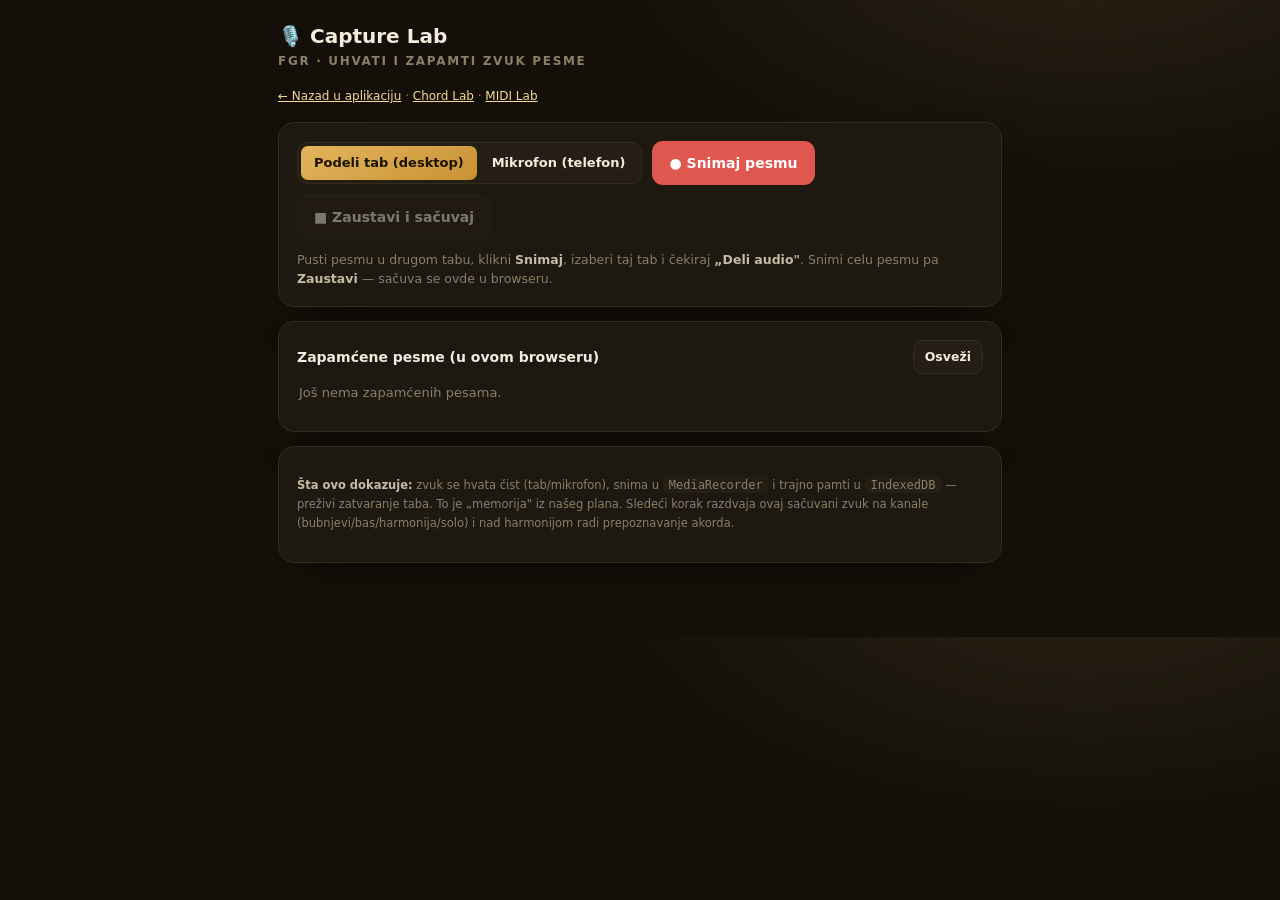
<file: capture-lab.html>
<!doctype html>
<html lang="sr">
<head>
<meta charset="utf-8">
<meta name="viewport" content="width=device-width, initial-scale=1, viewport-fit=cover">
<meta name="theme-color" content="#141009">
<title>FGR — Capture Lab (snimi i zapamti pesmu)</title>
<style>
  :root{
    --bg:#141009; --panel:#1d1810; --panel-2:#241e15; --ink:#f3ecdd; --ink-2:#c6bba4; --muted:#8b7f68;
    --line:#332b1e; --brass:#e3b45c; --brass-2:#c89234; --brass-ink:#f4d99a; --coral:#e28a58; --blue:#83a6df;
    --rec:#e0574f;
    --mono:ui-monospace,"SF Mono",Menlo,"Roboto Mono",monospace; --sans:system-ui,-apple-system,"Segoe UI",Roboto,Arial,sans-serif;
  }
  *{box-sizing:border-box;}
  [hidden]{display:none!important;}
  body{margin:0;background:radial-gradient(800px 400px at 85% -10%, #2a2114 0%, transparent 60%),var(--bg);
       color:var(--ink);font-family:var(--sans);-webkit-font-smoothing:antialiased;line-height:1.45;}
  .wrap{max-width:760px;margin:0 auto;padding:22px 18px 60px;}
  h1{font-size:20px;margin:0 0 2px;} .sub{color:var(--muted);font-size:12px;letter-spacing:.14em;text-transform:uppercase;font-weight:700;margin-bottom:18px;}
  .nav{font-size:12px;color:var(--muted);margin-bottom:16px;} .nav a{color:var(--brass-ink);}
  .card{background:var(--panel);border:1px solid var(--line);border-radius:16px;padding:18px;margin-bottom:14px;box-shadow:0 20px 44px -22px rgba(0,0,0,.7);}
  .row{display:flex;gap:10px;flex-wrap:wrap;align-items:center;}
  button{font:inherit;font-weight:650;font-size:14px;border:1px solid var(--line);background:var(--panel-2);color:var(--ink);padding:11px 16px;border-radius:11px;cursor:pointer;transition:.15s;}
  button:hover{border-color:var(--brass);} button:disabled{opacity:.45;cursor:not-allowed;}
  button.primary{background:linear-gradient(150deg,var(--brass),var(--brass-2));color:#1a1204;border-color:transparent;}
  button.rec{background:var(--rec);color:#fff;border-color:transparent;}
  .mini{font-size:12.5px;padding:7px 11px;border-radius:9px;}
  .seg{display:inline-flex;background:var(--panel-2);border:1px solid var(--line);border-radius:10px;padding:3px;gap:2px;}
  .seg button{border:0;background:transparent;padding:8px 13px;font-size:13px;border-radius:7px;}
  .seg button[aria-pressed="true"]{background:linear-gradient(150deg,var(--brass),var(--brass-2));color:#1a1204;}
  .status{font-size:12.5px;color:var(--muted);margin-top:12px;} .status b{color:var(--ink-2);} .status.warn{color:var(--coral);}
  .rec-live{display:flex;align-items:center;gap:12px;margin-top:14px;font-family:var(--mono);font-size:26px;font-weight:700;}
  .rec-live .dot{width:14px;height:14px;border-radius:50%;background:var(--rec);animation:blink 1s steps(2,end) infinite;}
  @keyframes blink{50%{opacity:.25;}} @media (prefers-reduced-motion:reduce){.rec-live .dot{animation:none;}}
  .meter{height:8px;border-radius:999px;background:var(--line);overflow:hidden;flex:1;min-width:120px;}
  .meter>i{display:block;height:100%;width:0;background:linear-gradient(90deg,var(--brass),var(--coral));transition:width .06s;}
  .empty{color:var(--muted);font-size:13px;padding:10px 2px;}
  .item{display:flex;align-items:center;gap:12px;padding:12px;border:1px solid var(--line);border-radius:12px;background:var(--panel-2);margin-top:10px;}
  .item .info{flex:1;min-width:0;} .item .name{font-weight:700;font-size:14px;overflow:hidden;text-overflow:ellipsis;white-space:nowrap;}
  .item .meta{font-family:var(--mono);font-size:11.5px;color:var(--muted);margin-top:3px;}
  .item audio{height:34px;} .item .acts{display:flex;gap:6px;}
  .iconbtn{padding:8px 10px;border-radius:9px;font-size:13px;}
  .hint{font-size:11.5px;color:var(--muted);line-height:1.6;} .hint b{color:var(--ink-2);}
  code{font-family:var(--mono);background:var(--panel-2);padding:1px 6px;border-radius:5px;font-size:12px;}
</style>
</head>
<body>
<div class="wrap">
  <h1>🎙️ Capture Lab</h1>
  <div class="sub">FGR · uhvati i zapamti zvuk pesme</div>
  <div class="nav"><a href="./">&larr; Nazad u aplikaciju</a> · <a href="chord-lab.html">Chord Lab</a> · <a href="midi-lab.html">MIDI Lab</a></div>

  <div class="card">
    <div class="row">
      <div class="seg" id="srcSeg" role="group" aria-label="Izvor zvuka">
        <button data-src="tab" aria-pressed="true">Podeli tab (desktop)</button>
        <button data-src="mic" aria-pressed="false">Mikrofon (telefon)</button>
      </div>
      <button id="recBtn" class="rec">● Snimaj pesmu</button>
      <button id="stopBtn" disabled>■ Zaustavi i sačuvaj</button>
    </div>
    <div id="status" class="status">Pusti pesmu u drugom tabu, klikni <b>Snimaj</b>, izaberi taj tab i čekiraj <b>„Deli audio"</b>. Snimi celu pesmu pa <b>Zaustavi</b> — sačuva se ovde u browseru.</div>
    <div id="live" class="rec-live" hidden><span class="dot"></span><span id="timer">0:00</span><span class="meter"><i id="mtr"></i></span></div>
  </div>

  <div class="card">
    <div class="row" style="justify-content:space-between">
      <b style="font-size:14px">Zapamćene pesme (u ovom browseru)</b>
      <button id="refreshBtn" class="mini">Osveži</button>
    </div>
    <div id="list"></div>
  </div>

  <div class="card">
    <p class="hint"><b>Šta ovo dokazuje:</b> zvuk se hvata čist (tab/mikrofon), snima u <code>MediaRecorder</code> i trajno pamti u <code>IndexedDB</code> — preživi zatvaranje taba. To je „memorija" iz našeg plana. Sledeći korak razdvaja ovaj sačuvani zvuk na kanale (bubnjevi/bas/harmonija/solo) i nad harmonijom radi prepoznavanje akorda.</p>
  </div>
</div>

<script>
(function(){
  const $=id=>document.getElementById(id);
  const DB="fgr-capture", STORE="songs"; let db;
  let source="tab", stream, rec, chunks=[], startT=0, timerId, ctx, analyser, rafId, freqData;

  // ---- IndexedDB ----
  function openDB(){ return new Promise((res,rej)=>{
    const r=indexedDB.open(DB,1);
    r.onupgradeneeded=e=>{ e.target.result.createObjectStore(STORE,{keyPath:"id"}); };
    r.onsuccess=e=>{ db=e.target.result; res(); }; r.onerror=e=>rej(e.target.error);
  });}
  function save(rec){ return tx("readwrite",s=>s.put(rec)); }
  function all(){ return new Promise((res,rej)=>{ const out=[]; const s=db.transaction(STORE).objectStore(STORE).openCursor();
    s.onsuccess=e=>{ const c=e.target.result; if(c){ out.push(c.value); c.continue(); } else res(out); }; s.onerror=e=>rej(e.target.error); }); }
  function del(id){ return tx("readwrite",s=>s.delete(id)); }
  function tx(mode,fn){ return new Promise((res,rej)=>{ const t=db.transaction(STORE,mode); const s=t.objectStore(STORE); fn(s); t.oncomplete=res; t.onerror=e=>rej(e.target.error); }); }

  // ---- source ----
  $("srcSeg").addEventListener("click",e=>{ const b=e.target.closest("button[data-src]"); if(!b)return; source=b.dataset.src;
    [...$("srcSeg").children].forEach(x=>x.setAttribute("aria-pressed",x===b)); });

  async function startRec(){
    try{
      if(source==="tab"){
        if(!navigator.mediaDevices.getDisplayMedia) return warn("Nema deljenja taba — probaj Chrome/Edge desktop ili Mikrofon.");
        stream=await navigator.mediaDevices.getDisplayMedia({video:true,audio:true});
        if(!stream.getAudioTracks().length){ stopTracks(); return warn("Nema audio-a! Moraš da čekiraš „Deli audio taba”."); }
      }else{
        stream=await navigator.mediaDevices.getUserMedia({audio:{echoCancellation:false,noiseSuppression:false,autoGainControl:false}});
      }
    }catch(err){ return warn("Odbijeno / greška: "+err.message); }

    const aTrack=stream.getAudioTracks()[0];
    const aStream=new MediaStream([aTrack]);
    const mime = MediaRecorder.isTypeSupported("audio/webm;codecs=opus")?"audio/webm;codecs=opus"
              : MediaRecorder.isTypeSupported("audio/webm")?"audio/webm":"";
    rec=new MediaRecorder(aStream, mime?{mimeType:mime}:undefined);
    chunks=[]; rec.ondataavailable=e=>{ if(e.data.size)chunks.push(e.data); };
    rec.onstop=finalize; rec.start(1000);

    // VU meter
    ctx=new (window.AudioContext||window.webkitAudioContext)();
    analyser=ctx.createAnalyser(); analyser.fftSize=1024; ctx.createMediaStreamSource(aStream).connect(analyser);
    freqData=new Uint8Array(analyser.frequencyBinCount); meterLoop();

    startT=Date.now(); $("live").hidden=false; tick(); timerId=setInterval(tick,500);
    $("recBtn").disabled=true; $("stopBtn").disabled=false;
    setStatus("Snima… ("+(source==="tab"?"tab":"mikrofon")+"). Klikni Zaustavi kad se pesma završi.");
    aTrack.onended=()=>{ if(rec&&rec.state!=="inactive") stopRec(); };
  }

  function meterLoop(){ if(!analyser)return; analyser.getByteFrequencyData(freqData);
    let s=0; for(let i=0;i<freqData.length;i++)s+=freqData[i]; const avg=s/freqData.length/255;
    $("mtr").style.width=Math.min(100,avg*180)+"%"; rafId=requestAnimationFrame(meterLoop); }

  function tick(){ const s=Math.floor((Date.now()-startT)/1000); $("timer").textContent=Math.floor(s/60)+":"+String(s%60).padStart(2,"0"); }

  function stopRec(){ if(rec&&rec.state!=="inactive")rec.stop();
    clearInterval(timerId); if(rafId)cancelAnimationFrame(rafId); if(ctx)ctx.close().catch(()=>{}); analyser=null;
    stopTracks(); $("live").hidden=true; $("recBtn").disabled=false; $("stopBtn").disabled=true; }
  function stopTracks(){ if(stream)stream.getTracks().forEach(t=>t.stop()); }

  async function finalize(){
    const blob=new Blob(chunks,{type:chunks[0]?.type||"audio/webm"});
    const dur=Math.round((Date.now()-startT)/1000);
    const name=prompt("Naziv pesme:", "Snimak "+new Date().toLocaleTimeString("sr"));
    if(name===null){ setStatus("Otkazano — snimak nije sačuvan."); return; }
    const item={ id:"s-"+Date.now(), name:name||"Bez naziva", blob, size:blob.size, dur, at:Date.now() };
    await save(item); setStatus("Sačuvano: <b>"+item.name+"</b> ("+fmtDur(dur)+", "+fmtSize(blob.size)+").");
    render();
  }

  async function render(){
    const items=(await all()).sort((a,b)=>b.at-a.at); const el=$("list");
    if(!items.length){ el.innerHTML='<div class="empty">Još nema zapamćenih pesama.</div>'; return; }
    el.innerHTML="";
    items.forEach(it=>{
      const url=URL.createObjectURL(it.blob);
      const d=document.createElement("div"); d.className="item";
      d.innerHTML='<div class="info"><div class="name">'+esc(it.name)+'</div>'
        +'<div class="meta">'+fmtDur(it.dur)+' · '+fmtSize(it.size)+' · '+new Date(it.at).toLocaleString("sr")+'</div>'
        +'<audio controls src="'+url+'"></audio></div>'
        +'<div class="acts"><button class="iconbtn" data-dl>⬇</button><button class="iconbtn" data-del>🗑</button></div>';
      d.querySelector("[data-dl]").onclick=()=>{ const a=document.createElement("a"); a.href=url; a.download=it.name.replace(/[^\w -]/g,"_")+".webm"; a.click(); };
      d.querySelector("[data-del]").onclick=async()=>{ if(confirm("Obriši „"+it.name+"“?")){ await del(it.id); render(); } };
      el.appendChild(d);
    });
  }

  const fmtDur=s=>Math.floor(s/60)+":"+String(s%60).padStart(2,"0");
  const fmtSize=b=> b>1e6?(b/1e6).toFixed(1)+" MB":(b/1e3).toFixed(0)+" KB";
  const esc=s=>s.replace(/[&<>"]/g,c=>({"&":"&amp;","<":"&lt;",">":"&gt;",'"':"&quot;"}[c]));
  function warn(m){ setStatus(m,true); $("recBtn").disabled=false; $("stopBtn").disabled=true; }
  function setStatus(m,w){ const s=$("status"); s.innerHTML=m; s.classList.toggle("warn",!!w); }

  $("recBtn").onclick=startRec; $("stopBtn").onclick=stopRec; $("refreshBtn").onclick=render;
  openDB().then(render).catch(e=>setStatus("IndexedDB greška: "+e.message,true));
})();
</script>
</body>
</html>
</file>
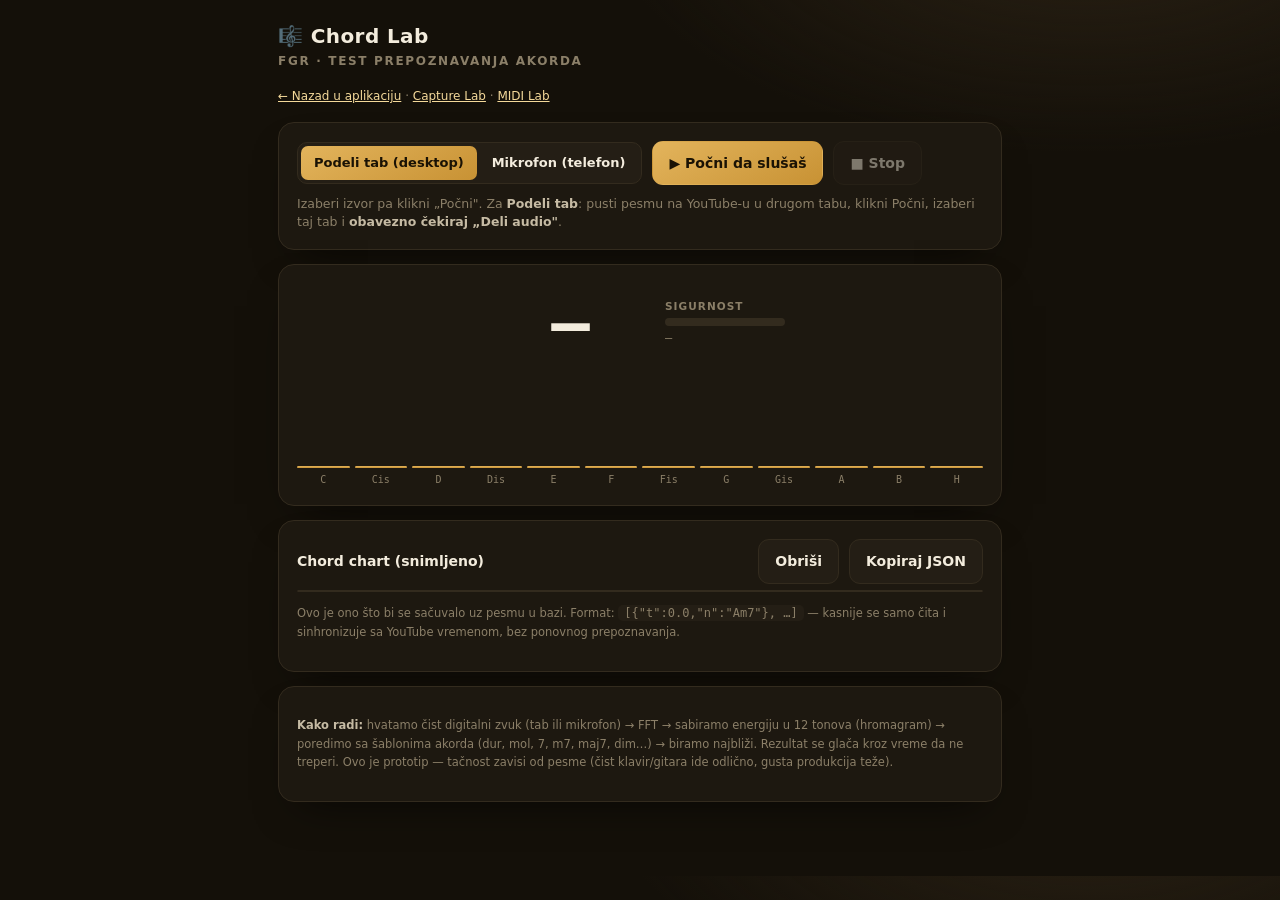
<file: chord-lab.html>
<!doctype html>
<html lang="sr">
<head>
<meta charset="utf-8">
<meta name="viewport" content="width=device-width, initial-scale=1, viewport-fit=cover">
<meta name="theme-color" content="#141009">
<title>FGR — Chord Lab (test prepoznavanja akorda)</title>
<style>
  :root{
    --bg:#141009; --panel:#1d1810; --panel-2:#241e15; --ink:#f3ecdd; --ink-2:#c6bba4; --muted:#8b7f68;
    --line:#332b1e; --brass:#e3b45c; --brass-2:#c89234; --brass-ink:#f4d99a; --brass-soft:#2b2214;
    --coral:#e28a58; --blue:#83a6df; --ok:#8fce7a; --bad:#d98a6a;
    --mono:ui-monospace,"SF Mono",Menlo,"Roboto Mono",monospace;
    --sans:system-ui,-apple-system,"Segoe UI",Roboto,Arial,sans-serif;
  }
  *{box-sizing:border-box;}
  [hidden]{display:none!important;}
  body{margin:0;background:radial-gradient(800px 400px at 85% -10%, #2a2114 0%, transparent 60%),var(--bg);
       color:var(--ink);font-family:var(--sans);-webkit-font-smoothing:antialiased;line-height:1.45;}
  .wrap{max-width:760px;margin:0 auto;padding:22px 18px 60px;}
  h1{font-size:20px;margin:0 0 2px;letter-spacing:.02em;}
  .sub{color:var(--muted);font-size:12px;letter-spacing:.14em;text-transform:uppercase;font-weight:700;margin-bottom:18px;}
  .card{background:var(--panel);border:1px solid var(--line);border-radius:16px;padding:18px;margin-bottom:14px;
        box-shadow:0 20px 44px -22px rgba(0,0,0,.7);}
  .row{display:flex;gap:10px;flex-wrap:wrap;align-items:center;}
  button{font:inherit;font-weight:650;font-size:14px;border:1px solid var(--line);background:var(--panel-2);color:var(--ink);
         padding:11px 16px;border-radius:11px;cursor:pointer;transition:.15s;}
  button:hover{border-color:var(--brass);}
  button.primary{background:linear-gradient(150deg,var(--brass),var(--brass-2));color:#1a1204;border-color:transparent;}
  button:disabled{opacity:.45;cursor:not-allowed;}
  .status{font-size:12.5px;color:var(--muted);margin-top:10px;} .status b{color:var(--ink-2);}
  .status.warn{color:var(--coral);}

  .big{display:flex;align-items:center;gap:20px;justify-content:center;padding:8px 0 6px;}
  .chord{font-family:var(--mono);font-size:64px;font-weight:700;letter-spacing:-.02em;line-height:1;min-width:150px;text-align:center;}
  .chord small{color:var(--brass);font-size:.45em;vertical-align:super;}
  .conf{min-width:120px;}
  .conf .lab{font-size:10.5px;color:var(--muted);letter-spacing:.1em;font-weight:700;text-transform:uppercase;}
  .conf .barwrap{height:8px;border-radius:999px;background:var(--line);overflow:hidden;margin-top:4px;}
  .conf .barwrap>i{display:block;height:100%;width:0;background:var(--brass);transition:width .12s;}
  .conf .pct{font-family:var(--mono);font-size:12px;color:var(--muted);margin-top:4px;}

  .chroma{display:grid;grid-template-columns:repeat(12,1fr);gap:5px;align-items:end;height:120px;margin-top:6px;}
  .chroma .c{display:flex;flex-direction:column;align-items:center;justify-content:flex-end;height:100%;gap:5px;}
  .chroma .bar{width:100%;border-radius:5px 5px 3px 3px;background:linear-gradient(var(--brass),var(--brass-2));min-height:2px;transition:height .08s;}
  .chroma .c.in .bar{background:linear-gradient(var(--coral),#c85f30);}
  .chroma .lbl{font-family:var(--mono);font-size:10px;color:var(--muted);}
  .chroma .c.root .lbl{color:var(--brass-ink);font-weight:700;}

  .log{margin-top:6px;max-height:220px;overflow:auto;border:1px solid var(--line);border-radius:11px;background:var(--panel-2);}
  .log table{width:100%;border-collapse:collapse;font-family:var(--mono);font-size:13px;}
  .log td{padding:7px 12px;border-bottom:1px solid var(--line);}
  .log td:first-child{color:var(--muted);width:70px;} .log td:last-child{text-align:right;color:var(--brass-ink);font-weight:700;}
  .log tr:last-child td{border-bottom:none;}
  .hint{font-size:11.5px;color:var(--muted);line-height:1.6;} .hint b{color:var(--ink-2);}
  select,input[type=range]{font:inherit;}
  .seg{display:inline-flex;background:var(--panel-2);border:1px solid var(--line);border-radius:10px;padding:3px;gap:2px;}
  .seg button{border:0;background:transparent;padding:8px 13px;font-size:13px;border-radius:7px;}
  .seg button[aria-pressed="true"]{background:linear-gradient(150deg,var(--brass),var(--brass-2));color:#1a1204;}
  code{font-family:var(--mono);background:var(--panel-2);padding:1px 6px;border-radius:5px;font-size:12px;}
</style>
</head>
<body>
<div class="wrap">
  <h1>🎼 Chord Lab</h1>
  <div class="sub">FGR · test prepoznavanja akorda</div>
  <div class="nav" style="font-size:12px;color:var(--muted);margin-bottom:16px"><a href="./" style="color:var(--brass-ink)">&larr; Nazad u aplikaciju</a> · <a href="capture-lab.html" style="color:var(--brass-ink)">Capture Lab</a> · <a href="midi-lab.html" style="color:var(--brass-ink)">MIDI Lab</a></div>

  <div class="card">
    <div class="row">
      <div class="seg" id="srcSeg" role="group" aria-label="Izvor zvuka">
        <button data-src="tab" aria-pressed="true">Podeli tab (desktop)</button>
        <button data-src="mic" aria-pressed="false">Mikrofon (telefon)</button>
      </div>
      <button id="startBtn" class="primary">▶ Počni da slušaš</button>
      <button id="stopBtn" disabled>■ Stop</button>
    </div>
    <div id="status" class="status">Izaberi izvor pa klikni „Počni". Za <b>Podeli tab</b>: pusti pesmu na YouTube-u u drugom tabu, klikni Počni, izaberi taj tab i <b>obavezno čekiraj „Deli audio"</b>.</div>
  </div>

  <div class="card">
    <div class="big">
      <div class="chord" id="chord">—</div>
      <div class="conf">
        <div class="lab">Sigurnost</div>
        <div class="barwrap"><i id="confBar"></i></div>
        <div class="pct" id="confPct">—</div>
      </div>
    </div>
    <div class="chroma" id="chroma"></div>
  </div>

  <div class="card">
    <div class="row" style="justify-content:space-between">
      <b style="font-size:14px">Chord chart (snimljeno)</b>
      <div class="row">
        <button id="clearBtn">Obriši</button>
        <button id="copyBtn">Kopiraj JSON</button>
      </div>
    </div>
    <div class="log"><table id="logTable"><tbody></tbody></table></div>
    <p class="hint" style="margin-top:12px">Ovo je ono što bi se sačuvalo uz pesmu u bazi. Format: <code>[{"t":0.0,"n":"Am7"}, …]</code> — kasnije se samo čita i sinhronizuje sa YouTube vremenom, bez ponovnog prepoznavanja.</p>
  </div>

  <div class="card">
    <p class="hint"><b>Kako radi:</b> hvatamo čist digitalni zvuk (tab ili mikrofon) → FFT → sabiramo energiju u 12 tonova (hromagram) → poredimo sa šablonima akorda (dur, mol, 7, m7, maj7, dim…) → biramo najbliži. Rezultat se glača kroz vreme da ne treperi. Ovo je prototip — tačnost zavisi od pesme (čist klavir/gitara ide odlično, gusta produkcija teže).</p>
  </div>
</div>

<script>
(function(){
  const NOTE = ["C","Cis","D","Dis","E","F","Fis","G","Gis","A","B","H"]; // H = B natural (kao u aplikaciji)
  const TEMPLATES = {
    "":     [0,4,7],        // dur
    "m":    [0,3,7],        // mol
    "7":    [0,4,7,10],
    "m7":   [0,3,7,10],
    "maj7": [0,4,7,11],
    "dim":  [0,3,6],
    "sus4": [0,5,7]
  };
  // napravi 12-dim vektore za svaki koren + kvalitet
  const CHORDS = [];
  for(const q in TEMPLATES){
    for(let r=0;r<12;r++){
      const v=new Array(12).fill(0);
      TEMPLATES[q].forEach(iv=>{ v[(r+iv)%12]=1; });
      const norm=Math.sqrt(TEMPLATES[q].length);
      CHORDS.push({name:NOTE[r]+q, root:r, vec:v, norm});
    }
  }

  let ctx, analyser, stream, raf, freqData, running=false, t0=0;
  let smooth=new Array(12).fill(0);
  let lastLogged="", stableName="", stableCount=0;
  let source="tab";
  const chart=[];

  const $=id=>document.getElementById(id);
  const chromaEl=$("chroma"), cells=[];
  for(let i=0;i<12;i++){
    const c=document.createElement("div"); c.className="c";
    c.innerHTML='<div class="bar" style="height:2px"></div><div class="lbl">'+NOTE[i]+'</div>';
    chromaEl.appendChild(c); cells.push(c);
  }

  // izbor izvora
  $("srcSeg").addEventListener("click",e=>{
    const b=e.target.closest("button[data-src]"); if(!b)return;
    source=b.dataset.src;
    [...$("srcSeg").children].forEach(x=>x.setAttribute("aria-pressed", x===b));
  });

  async function start(){
    try{
      if(source==="tab"){
        if(!navigator.mediaDevices.getDisplayMedia){ return warn("Ovaj browser ne podržava deljenje taba. Probaj Chrome/Edge na desktopu, ili izaberi Mikrofon."); }
        stream=await navigator.mediaDevices.getDisplayMedia({video:true,audio:true});
        if(stream.getAudioTracks().length===0){
          stopTracks(); return warn("Nema audio-a! Pri deljenju MORAŠ da čekiraš „Deli audio taba”. Pokušaj ponovo.");
        }
      }else{
        stream=await navigator.mediaDevices.getUserMedia({audio:{echoCancellation:false,noiseSuppression:false,autoGainControl:false}});
      }
    }catch(err){ return warn("Odbijeno / greška: "+err.message); }

    ctx=new (window.AudioContext||window.webkitAudioContext)();
    const src=ctx.createMediaStreamSource(stream);
    analyser=ctx.createAnalyser();
    analyser.fftSize=16384; analyser.smoothingTimeConstant=0.7;
    src.connect(analyser);
    freqData=new Float32Array(analyser.frequencyBinCount);
    running=true; t0=performance.now();
    $("startBtn").disabled=true; $("stopBtn").disabled=false;
    setStatus('Sluša… ('+(source==="tab"?"tab":"mikrofon")+")");
    loop();
    // ako korisnik zaustavi deljenje iz browsera
    stream.getAudioTracks()[0].onended=stop;
  }

  function loop(){
    if(!running) return;
    analyser.getFloatFrequencyData(freqData);
    const sr=ctx.sampleRate, N=analyser.fftSize;
    const chroma=new Array(12).fill(0);
    const fMin=60, fMax=2200;
    for(let i=0;i<freqData.length;i++){
      const f=i*sr/N; if(f<fMin) continue; if(f>fMax) break;
      let mag=Math.pow(10, freqData[i]/20); // dB -> lin
      if(!isFinite(mag)||mag<1e-6) continue;
      const midi=69+12*Math.log2(f/440);
      const pc=((Math.round(midi)%12)+12)%12;
      chroma[pc]+=mag;
    }
    // glačanje + normalizacija
    let mx=0; for(let i=0;i<12;i++){ smooth[i]=smooth[i]*0.75+chroma[i]*0.25; if(smooth[i]>mx)mx=smooth[i]; }
    const norm=new Array(12);
    for(let i=0;i<12;i++) norm[i]=mx>0?smooth[i]/mx:0;

    // prepoznaj akord (cosine similarnost)
    let best=null,bestScore=-1,second=-1;
    const vlen=Math.sqrt(norm.reduce((s,x)=>s+x*x,0))||1;
    for(const ch of CHORDS){
      let dot=0; for(let i=0;i<12;i++) dot+=norm[i]*ch.vec[i];
      const score=dot/(vlen*ch.norm);
      if(score>bestScore){ second=bestScore; bestScore=score; best=ch; }
      else if(score>second){ second=score; }
    }
    const margin=bestScore-second;
    const enoughSignal=mx>1e-3;
    const confident = enoughSignal && bestScore>0.72 && margin>0.03;

    render(norm, best, confident?bestScore:0, confident, confident?best.root:-1);

    // stabilizacija + log
    const shown = confident ? best.name : "";
    if(shown && shown===stableName){ stableCount++; }
    else { stableName=shown; stableCount=1; }
    if(stableCount===4 && shown && shown!==lastLogged){
      lastLogged=shown;
      const t=(performance.now()-t0)/1000;
      chart.push({t:Math.round(t*10)/10, n:shown});
      addLogRow(t, shown);
    }
    raf=requestAnimationFrame(loop);
  }

  function render(norm, best, score, confident, rootPc){
    for(let i=0;i<12;i++){
      cells[i].querySelector(".bar").style.height=Math.max(2,norm[i]*100)+"%";
      const inChord=confident && best && best.vec[i]===1;
      cells[i].classList.toggle("in", !!inChord);
      cells[i].classList.toggle("root", i===rootPc);
    }
    const parts=confident? best.name.match(/^([A-Za-z#]+?)(7|m7|maj7|dim|sus4|m)?$/):null;
    if(confident){
      // lep prikaz sa nadpisanim brojem
      $("chord").innerHTML = best.name.replace(/(maj7|m7|7|dim|sus4)$/, s=>'<small>'+s+'</small>');
    } else { $("chord").textContent="—"; }
    $("confBar").style.width=(score*100)+"%";
    $("confPct").textContent=confident?Math.round(score*100)+"%":"—";
  }

  function addLogRow(t,name){
    const tb=$("logTable").querySelector("tbody");
    const tr=document.createElement("tr");
    const mm=Math.floor(t/60), ss=Math.floor(t%60);
    tr.innerHTML='<td>'+mm+":"+String(ss).padStart(2,"0")+'</td><td></td><td>'+name+'</td>';
    tb.appendChild(tr); $("logTable").parentElement.scrollTop=1e9;
  }

  function stop(){
    running=false; if(raf)cancelAnimationFrame(raf);
    stopTracks(); if(ctx)ctx.close().catch(()=>{});
    $("startBtn").disabled=false; $("stopBtn").disabled=true;
    setStatus("Zaustavljeno. Snimljeno akorada: <b>"+chart.length+"</b>.");
  }
  function stopTracks(){ if(stream)stream.getTracks().forEach(t=>t.stop()); }

  function warn(m){ setStatus(m,true); $("startBtn").disabled=false; $("stopBtn").disabled=true; }
  function setStatus(m,isWarn){ const s=$("status"); s.innerHTML=m; s.classList.toggle("warn",!!isWarn); }

  $("startBtn").onclick=start;
  $("stopBtn").onclick=stop;
  $("clearBtn").onclick=()=>{ chart.length=0; lastLogged=""; $("logTable").querySelector("tbody").innerHTML=""; };
  $("copyBtn").onclick=()=>{
    const json=JSON.stringify(chart);
    navigator.clipboard.writeText(json).then(()=>setStatus("JSON kopiran ("+chart.length+" akorada).")).catch(()=>{
      setStatus("Kopiranje nije uspelo — evo JSON-a u konzoli."); console.log(json);
    });
  };
})();
</script>
</body>
</html>
</file>
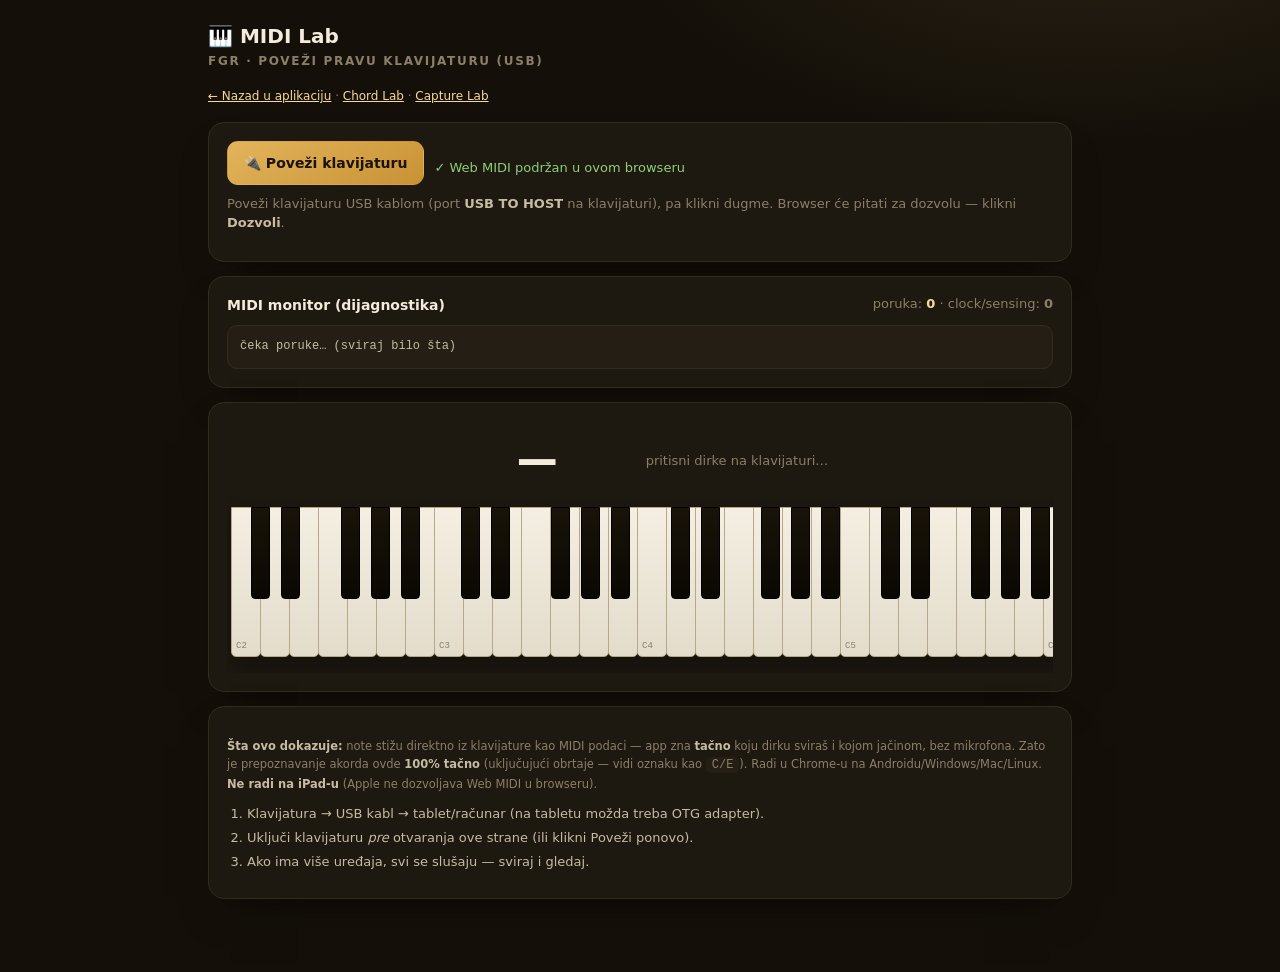
<file: midi-lab.html>
<!doctype html>
<html lang="sr">
<head>
<meta charset="utf-8">
<meta name="viewport" content="width=device-width, initial-scale=1, viewport-fit=cover">
<meta name="theme-color" content="#141009">
<title>FGR — MIDI Lab (poveži pravu klavijaturu)</title>
<style>
  :root{
    --bg:#141009; --panel:#1d1810; --panel-2:#241e15; --ink:#f3ecdd; --ink-2:#c6bba4; --muted:#8b7f68;
    --line:#332b1e; --brass:#e3b45c; --brass-2:#c89234; --brass-ink:#f4d99a; --brass-soft:#2b2214;
    --coral:#e28a58; --green:#8fce7a; --green-soft:#1a2414;
    --key-w:#f4efe2; --key-w2:#e3dccb; --key-edge:#b6a988; --key-b:#191308; --key-b2:#0b0803; --glow:#f0c766;
    --mono:ui-monospace,"SF Mono",Menlo,"Roboto Mono",monospace; --sans:system-ui,-apple-system,"Segoe UI",Roboto,Arial,sans-serif;
  }
  *{box-sizing:border-box;}
  [hidden]{display:none!important;}
  body{margin:0;background:radial-gradient(800px 400px at 85% -10%, #2a2114 0%, transparent 60%),var(--bg);
       color:var(--ink);font-family:var(--sans);-webkit-font-smoothing:antialiased;line-height:1.45;}
  .wrap{max-width:900px;margin:0 auto;padding:22px 18px 60px;}
  h1{font-size:20px;margin:0 0 2px;} .sub{color:var(--muted);font-size:12px;letter-spacing:.14em;text-transform:uppercase;font-weight:700;margin-bottom:18px;}
  .nav{font-size:12px;color:var(--muted);margin-bottom:16px;} .nav a{color:var(--brass-ink);}
  .card{background:var(--panel);border:1px solid var(--line);border-radius:16px;padding:18px;margin-bottom:14px;box-shadow:0 20px 44px -22px rgba(0,0,0,.7);}
  .row{display:flex;gap:10px;flex-wrap:wrap;align-items:center;}
  button{font:inherit;font-weight:650;font-size:14px;border:1px solid var(--line);background:var(--panel-2);color:var(--ink);padding:11px 16px;border-radius:11px;cursor:pointer;transition:.15s;}
  button:hover{border-color:var(--brass);} button.primary{background:linear-gradient(150deg,var(--brass),var(--brass-2));color:#1a1204;border-color:transparent;}
  .status{font-size:13px;color:var(--muted);margin-top:10px;} .status b{color:var(--ink-2);} .status.warn{color:var(--coral);} .status.ok{color:var(--green);}
  .devices{margin-top:10px;display:flex;flex-direction:column;gap:6px;}
  .dev{display:flex;align-items:center;gap:10px;padding:9px 12px;border:1px solid var(--line);border-radius:10px;background:var(--panel-2);font-size:13px;}
  .dev .led{width:9px;height:9px;border-radius:50%;background:var(--green);box-shadow:0 0 8px var(--green);flex:0 0 auto;}
  .dev .name{font-weight:700;} .dev .meta{font-family:var(--mono);font-size:11px;color:var(--muted);margin-left:auto;}

  .big{display:flex;align-items:center;gap:24px;justify-content:center;padding:10px 0 4px;flex-wrap:wrap;}
  .chord{font-family:var(--mono);font-size:60px;font-weight:700;letter-spacing:-.02em;line-height:1;min-width:170px;text-align:center;}
  .chord small{color:var(--brass);font-size:.45em;vertical-align:super;}
  .held{display:flex;gap:6px;flex-wrap:wrap;justify-content:center;min-height:30px;align-items:center;}
  .note-chip{font-family:var(--mono);font-size:13px;font-weight:700;padding:5px 10px;border-radius:7px;background:var(--brass-soft);color:var(--brass-ink);border:1px solid rgba(227,180,92,.3);}
  .vel{display:inline-block;margin-left:6px;color:var(--muted);font-weight:600;font-size:10.5px;}

  .kb-shell{overflow-x:auto;padding:12px 4px 16px;}
  .kb{position:relative;display:flex;height:150px;width:max-content;margin:0 auto;filter:drop-shadow(0 10px 14px rgba(0,0,0,.3));}
  .wk{position:relative;width:30px;height:150px;border:1px solid var(--key-edge);border-radius:0 0 5px 5px;margin-right:-1px;
      background:linear-gradient(180deg,var(--key-w),var(--key-w2));}
  .wk.on{background:linear-gradient(180deg,#fbe7ae,var(--brass));box-shadow:0 0 18px -2px var(--glow);}
  .bk{position:absolute;top:0;width:19px;height:92px;z-index:3;border-radius:0 0 4px 4px;border:1px solid #000;
      background:linear-gradient(180deg,var(--key-b),var(--key-b2));}
  .bk.on{background:linear-gradient(180deg,#c9a24a,var(--brass-2));box-shadow:0 0 16px -1px var(--glow);}
  .oct-lbl{position:absolute;bottom:3px;left:4px;font-family:var(--mono);font-size:9px;color:rgba(20,12,3,.45);pointer-events:none;}

  .hint{font-size:11.5px;color:var(--muted);line-height:1.6;} .hint b{color:var(--ink-2);}
  code{font-family:var(--mono);background:var(--panel-2);padding:1px 6px;border-radius:5px;font-size:12px;}
  .steps{margin:8px 0;padding-left:20px;font-size:13px;color:var(--ink-2);} .steps li{margin:5px 0;}
</style>
</head>
<body>
<div class="wrap">
  <h1>🎹 MIDI Lab</h1>
  <div class="sub">FGR · poveži pravu klavijaturu (USB)</div>
  <div class="nav"><a href="./">&larr; Nazad u aplikaciju</a> · <a href="chord-lab.html">Chord Lab</a> · <a href="capture-lab.html">Capture Lab</a></div>

  <div class="card">
    <div class="row">
      <button id="connectBtn" class="primary">🔌 Poveži klavijaturu</button>
      <span id="support" class="status"></span>
    </div>
    <div id="status" class="status">Poveži klavijaturu USB kablom (port <b>USB TO HOST</b> na klavijaturi), pa klikni dugme. Browser će pitati za dozvolu — klikni <b>Dozvoli</b>.</div>
    <div id="devices" class="devices"></div>
  </div>

  <div class="card">
    <div class="row" style="justify-content:space-between">
      <b style="font-size:14px">MIDI monitor (dijagnostika)</b>
      <span class="status" style="margin:0">poruka: <b id="msgCount" style="color:var(--brass-ink)">0</b> · clock/sensing: <b id="rtCount" style="color:var(--muted)">0</b></span>
    </div>
    <div id="monitor" style="font-family:var(--mono);font-size:12px;color:var(--ink-2);background:var(--panel-2);border:1px solid var(--line);border-radius:10px;padding:10px 12px;margin-top:10px;min-height:44px;max-height:150px;overflow:auto;line-height:1.7;white-space:pre-wrap">čeka poruke… (sviraj bilo šta)</div>
  </div>

  <div class="card">
    <div class="big">
      <div class="chord" id="chord">—</div>
      <div class="held" id="held"><span style="color:var(--muted);font-size:13px">pritisni dirke na klavijaturi…</span></div>
    </div>
    <div class="kb-shell"><div class="kb" id="kb"></div></div>
  </div>

  <div class="card">
    <p class="hint"><b>Šta ovo dokazuje:</b> note stižu direktno iz klavijature kao MIDI podaci — app zna <b>tačno</b> koju dirku sviraš i kojom jačinom, bez mikrofona. Zato je prepoznavanje akorda ovde <b>100% tačno</b> (uključujući obrtaje — vidi oznaku kao <code>C/E</code>). Radi u Chrome-u na Androidu/Windows/Mac/Linux. <b>Ne radi na iPad-u</b> (Apple ne dozvoljava Web MIDI u browseru).</p>
    <ol class="steps">
      <li>Klavijatura → USB kabl → tablet/računar (na tabletu možda treba OTG adapter).</li>
      <li>Uključi klavijaturu <i>pre</i> otvaranja ove strane (ili klikni Poveži ponovo).</li>
      <li>Ako ima više uređaja, svi se slušaju — sviraj i gledaj.</li>
    </ol>
  </div>
</div>

<script>
(function(){
  const NOTE=["C","Cis","D","Dis","E","F","Fis","G","Gis","A","B","H"];
  const WHITE_PC=new Set([0,2,4,5,7,9,11]);
  const TEMPLATES=[
    ["",      [0,4,7]], ["m",   [0,3,7]], ["dim", [0,3,6]], ["aug", [0,4,8]],
    ["sus2",  [0,2,7]], ["sus4",[0,5,7]], ["5",   [0,7]],
    ["7",     [0,4,7,10]], ["maj7",[0,4,7,11]], ["m7",[0,3,7,10]],
    ["m7b5",  [0,3,6,10]], ["dim7",[0,3,6,9]], ["6",[0,4,7,9]], ["m6",[0,3,7,9]],
    ["9",     [0,4,7,10,2]], ["m9",[0,3,7,10,2]], ["maj9",[0,4,7,11,2]], ["add9",[0,4,7,2]]
  ];
  const LOW=36, HIGH=96; // C2..C7
  const $=id=>document.getElementById(id);

  // ---- mini keyboard ----
  const kb=$("kb"), keyEls=new Map(); const WW=30;
  let whiteIdx=0;
  for(let m=LOW;m<=HIGH;m++){
    const pc=m%12;
    if(WHITE_PC.has(pc)){
      const el=document.createElement("div"); el.className="wk";
      if(pc===0){ const l=document.createElement("span"); l.className="oct-lbl"; l.textContent="C"+(Math.floor(m/12)-1); el.appendChild(l); }
      kb.appendChild(el); keyEls.set(m,el); whiteIdx++;
    }
  }
  whiteIdx=0;
  for(let m=LOW;m<=HIGH;m++){
    const pc=m%12;
    if(WHITE_PC.has(pc)){ whiteIdx++; continue; }
    const el=document.createElement("div"); el.className="bk";
    el.style.left=(whiteIdx*WW-10)+"px";
    kb.appendChild(el); keyEls.set(m,el);
  }

  // ---- state ----
  const held=new Map(); // midi -> velocity

  function noteName(m){ return NOTE[m%12]; }

  function detect(){
    const notes=[...held.keys()].sort((a,b)=>a-b);
    if(!notes.length) return "—";
    if(notes.length===1) return noteName(notes[0]);
    const pcs=new Set(notes.map(n=>n%12));
    const bassPc=notes[0]%12;
    // try every held pitch class as root, prefer bass as root, prefer longer template
    let best=null;
    for(const root of pcs){
      const rel=new Set([...pcs].map(p=>(p-root+12)%12));
      for(const [q,tpl] of TEMPLATES){
        if(tpl.length!==rel.size) continue;
        if(tpl.every(iv=>rel.has(iv))){
          const score=tpl.length*10+(root===bassPc?5:0);
          if(!best||score>best.score) best={root,q,score};
        }
      }
    }
    if(!best) return [...pcs].map(p=>NOTE[p]).join("·");
    let name=NOTE[best.root]+best.q;
    if(best.root!==bassPc) name+="/"+NOTE[bassPc];
    return name;
  }

  function render(){
    for(const [m,el] of keyEls) el.classList.toggle("on",held.has(m));
    const h=$("held");
    if(held.size){
      h.innerHTML=[...held.entries()].sort((a,b)=>a[0]-b[0])
        .map(([m,v])=>'<span class="note-chip">'+noteName(m)+(Math.floor(m/12)-1)+'<span class="vel">'+v+'</span></span>').join("");
    } else {
      h.innerHTML='<span style="color:var(--muted);font-size:13px">pritisni dirke na klavijaturi…</span>';
    }
    const name=detect();
    $("chord").innerHTML=name.replace(/(maj9|maj7|m7b5|dim7|add9|sus2|sus4|m9|m7|m6|9|7|6|5|dim|aug|m)(?=(\/|$))/,
      s=>'<small>'+s+'</small>');
  }

  // ---- MIDI ----
  let access=null, msgCount=0, rtCount=0; const monLines=[];
  const CMD_NAMES={0x80:"NoteOff",0x90:"NoteOn",0xA0:"AfterT",0xB0:"CC",0xC0:"ProgCh",0xD0:"ChPress",0xE0:"PitchBend"};
  function monitor(e){
    const st=e.data[0];
    if(st===0xF8||st===0xFE){ rtCount++; if(rtCount%50===1)$("rtCount").textContent=rtCount; return; }
    msgCount++; $("msgCount").textContent=msgCount;
    const cmd=st&0xF0, ch=(st&0x0F)+1;
    const hex=[...e.data].map(b=>b.toString(16).padStart(2,"0")).join(" ");
    let desc=CMD_NAMES[cmd]||("sys "+st.toString(16));
    if((cmd===0x90&&e.data[2]>0)||cmd===0x80) desc+=" "+noteName(e.data[1])+(Math.floor(e.data[1]/12)-1);
    monLines.unshift("kanal "+String(ch).padStart(2)+" | "+desc+" | "+hex);
    if(monLines.length>14)monLines.pop();
    $("monitor").textContent=monLines.join("\n");
  }
  function onMsg(e){
    monitor(e);
    const [st,d1,d2]=e.data;
    const cmd=st&0xF0;
    if(cmd===0x90&&d2>0){ held.set(d1,d2); render(); }
    else if(cmd===0x80||(cmd===0x90&&d2===0)){ held.delete(d1); render(); }
  }
  function bindInputs(){
    const devs=$("devices"); devs.innerHTML="";
    let n=0;
    for(const input of access.inputs.values()){
      input.onmidimessage=onMsg; n++;
      const d=document.createElement("div"); d.className="dev";
      d.innerHTML='<span class="led"></span><span class="name">'+esc(input.name||"MIDI uređaj")+'</span>'
        +'<span class="meta">'+esc(input.manufacturer||"")+' · '+input.state+'</span>';
      devs.appendChild(d);
    }
    if(n) setStatus("Povezano! Uređaja: <b>"+n+"</b>. Sviraj — note se vide dole.", "ok");
    else setStatus("Nema MIDI uređaja. Proveri kabl i da je klavijatura uključena, pa klikni Poveži ponovo.", "warn");
  }
  async function connect(){
    if(!navigator.requestMIDIAccess) return setStatus("Ovaj browser nema Web MIDI. Koristi Chrome/Edge na Androidu ili računaru (iPad ne radi).","warn");
    try{
      access=await navigator.requestMIDIAccess();
      access.onstatechange=bindInputs;
      bindInputs();
    }catch(err){ setStatus("Pristup odbijen: "+esc(err.message),"warn"); }
  }

  const esc=s=>String(s).replace(/[&<>"]/g,c=>({"&":"&amp;","<":"&lt;",">":"&gt;",'"':"&quot;"}[c]));
  function setStatus(m,cls){ const s=$("status"); s.innerHTML=m; s.className="status"+(cls?" "+cls:""); }

  $("support").textContent=navigator.requestMIDIAccess?"✓ Web MIDI podržan u ovom browseru":"✗ Web MIDI nije podržan ovde";
  $("support").className="status "+(navigator.requestMIDIAccess?"ok":"warn");
  $("connectBtn").onclick=connect;
})();
</script>
</body>
</html>
</file>
